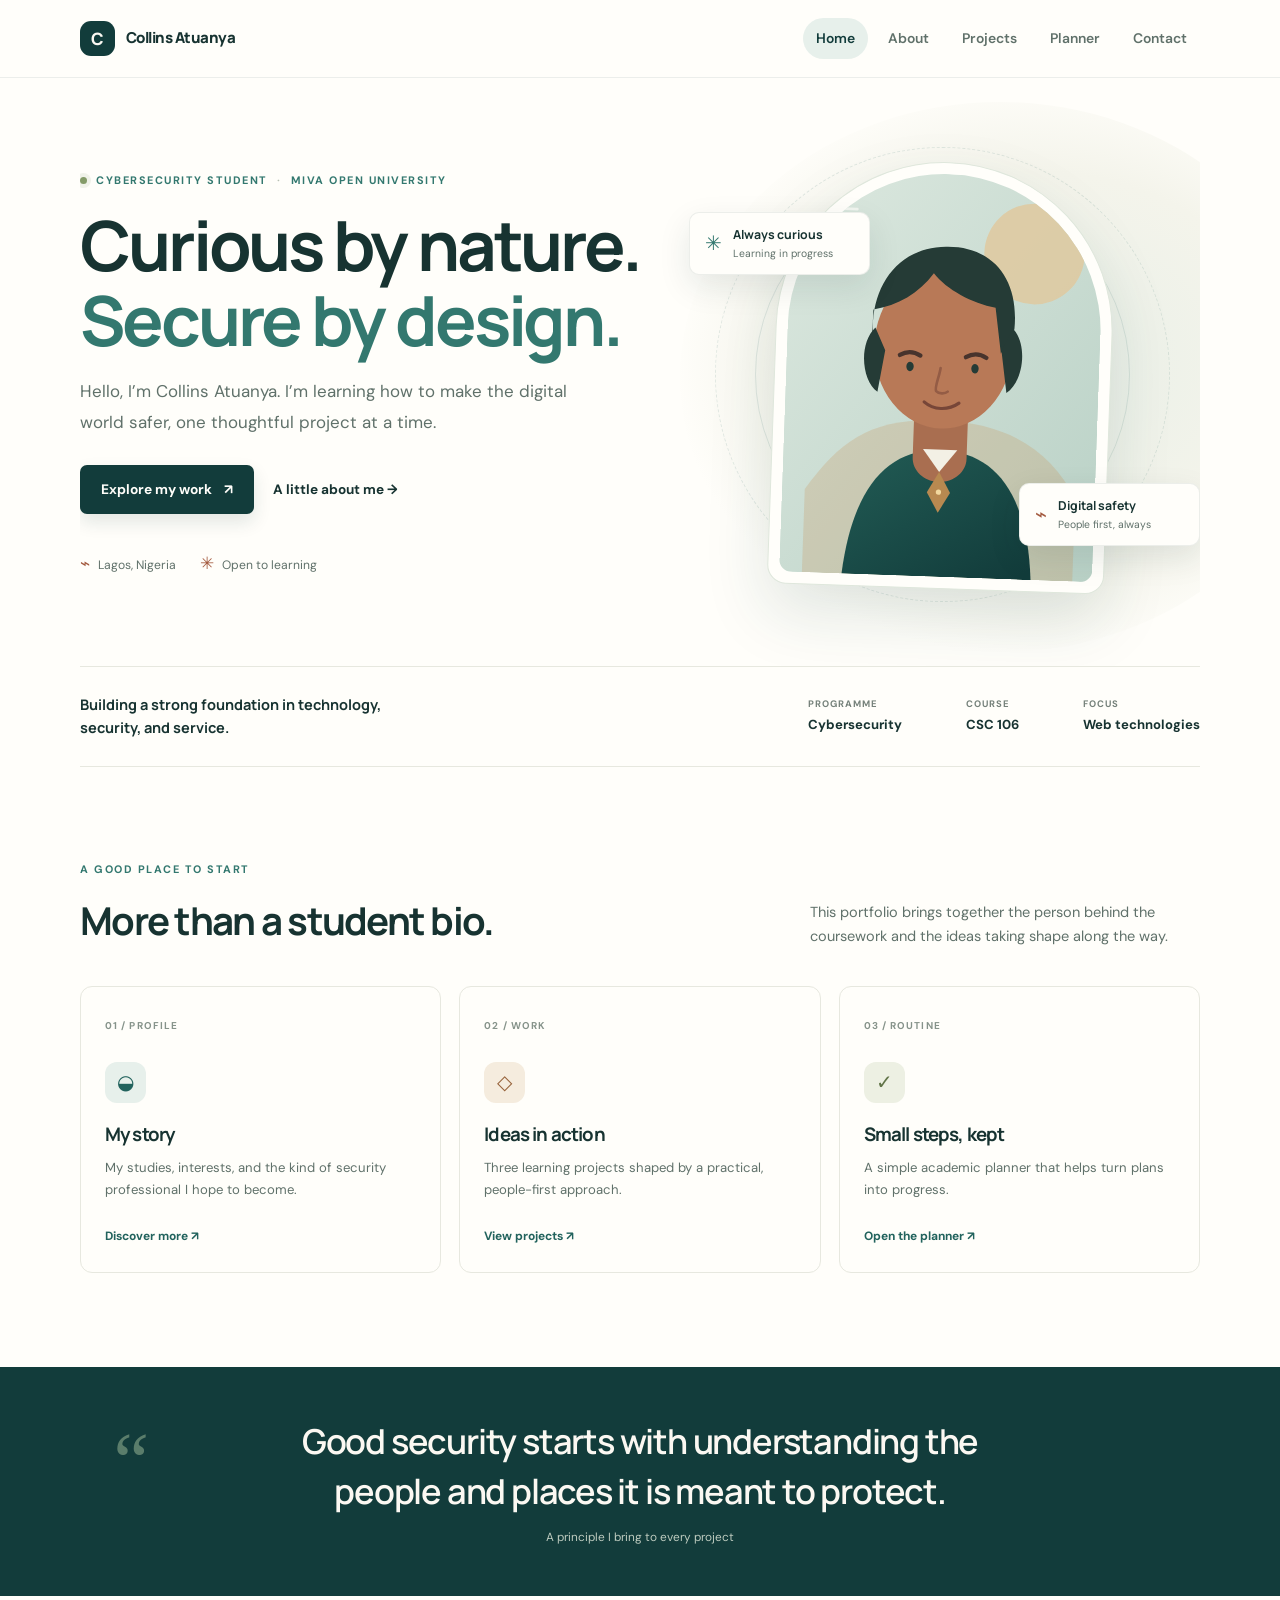
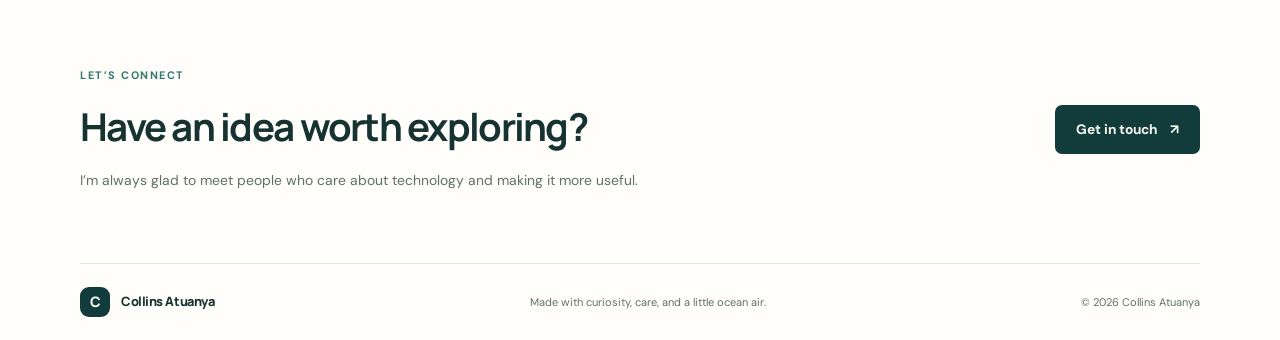
<file: index.html>
<!doctype html>
<html lang="en">
<head>
  <meta charset="utf-8">
  <meta name="viewport" content="width=device-width, initial-scale=1">
  <meta name="theme-color" content="#123c3b">
  <meta name="description" content="The academic portfolio of Collins Atuanya, a Cybersecurity student at MIVA Open University.">
  <title>Collins Atuanya | Student Portfolio</title>
  <link rel="preconnect" href="https://fonts.googleapis.com">
  <link rel="preconnect" href="https://fonts.gstatic.com" crossorigin>
  <link href="https://fonts.googleapis.com/css2?family=DM+Sans:wght@400;500;600;700&family=Manrope:wght@400;500;600;700;800&display=swap" rel="stylesheet">
  <link rel="stylesheet" href="css/style.css">
  <script src="js/main.js" defer></script>
</head>
<body>
  <a class="skip-link" href="#main">Skip to content</a>
  <header class="site-header">
    <a class="brand" href="index.html" aria-label="Collins Atuanya home"><span class="brand-mark">C</span><span>Collins Atuanya</span></a>
    <button class="menu-toggle" type="button" aria-expanded="false" aria-controls="primary-nav"><span></span><span></span><span></span><span class="sr-only">Toggle navigation</span></button>
    <nav class="primary-nav" id="primary-nav" aria-label="Main navigation">
      <a class="active" aria-current="page" href="index.html">Home</a><a href="about.html">About</a><a href="projects.html">Projects</a><a href="planner.html">Planner</a><a href="contact.html">Contact</a>
    </nav>
  </header>
  <main id="main">
    <section class="hero page-shell">
      <div class="hero-copy">
        <p class="eyebrow"><span class="status-dot"></span> CYBERSECURITY STUDENT <span class="eyebrow-divider">·</span> MIVA OPEN UNIVERSITY</p>
        <h1>Curious by nature.<br><span>Secure by design.</span></h1>
        <p class="hero-intro">Hello, I’m Collins Atuanya. I’m learning how to make the digital world safer, one thoughtful project at a time.</p>
        <div class="hero-actions"><a class="button button-primary" href="projects.html">Explore my work <span aria-hidden="true">↗</span></a><a class="text-link" href="about.html">A little about me <span aria-hidden="true">→</span></a></div>
        <div class="hero-meta"><span><span aria-hidden="true">⌁</span> Lagos, Nigeria</span><span><span aria-hidden="true">✳</span> Open to learning</span></div>
      </div>
      <div class="hero-art">
        <div class="portrait-frame"><img src="assets/portrait.svg" alt="Illustrated portrait placeholder for Collins Atuanya"></div>
        <div class="float-card float-card-top"><span class="float-icon">✳</span><span><strong>Always curious</strong><small>Learning in progress</small></span></div>
        <div class="float-card float-card-bottom"><span class="wave-icon">⌁</span><span><strong>Digital safety</strong><small>People first, always</small></span></div>
        <span class="orbit orbit-one"></span><span class="orbit orbit-two"></span>
      </div>
    </section>
    <section class="intro-strip page-shell" aria-label="Student information">
      <p>Building a strong foundation in technology, security, and service.</p>
      <div class="intro-facts"><span><small>PROGRAMME</small>Cybersecurity</span><span><small>COURSE</small>CSC 106</span><span><small>FOCUS</small>Web technologies</span></div>
    </section>
    <section class="section page-shell">
      <div class="section-heading"><div><p class="eyebrow">A GOOD PLACE TO START</p><h2>More than a student bio.</h2></div><p>This portfolio brings together the person behind the coursework and the ideas taking shape along the way.</p></div>
      <div class="feature-grid">
        <a class="feature-card" href="about.html"><span class="card-number">01 / PROFILE</span><span class="feature-icon">◒</span><h3>My story</h3><p>My studies, interests, and the kind of security professional I hope to become.</p><span class="card-arrow">Discover more ↗</span></a>
        <a class="feature-card" href="projects.html"><span class="card-number">02 / WORK</span><span class="feature-icon feature-icon-ochre">◇</span><h3>Ideas in action</h3><p>Three learning projects shaped by a practical, people-first approach.</p><span class="card-arrow">View projects ↗</span></a>
        <a class="feature-card" href="planner.html"><span class="card-number">03 / ROUTINE</span><span class="feature-icon feature-icon-sage">✓</span><h3>Small steps, kept</h3><p>A simple academic planner that helps turn plans into progress.</p><span class="card-arrow">Open the planner ↗</span></a>
      </div>
    </section>
    <section class="quote-band"><div class="page-shell quote-inner"><span class="quote-mark" aria-hidden="true">“</span><blockquote>Good security starts with understanding the people and places it is meant to protect.</blockquote><span class="quote-credit">A principle I bring to every project</span></div></section>
    <section class="section page-shell closing-section"><div><p class="eyebrow">LET’S CONNECT</p><h2>Have an idea worth exploring?</h2><p>I’m always glad to meet people who care about technology and making it more useful.</p></div><a class="button button-dark" href="contact.html">Get in touch <span aria-hidden="true">↗</span></a></section>
  </main>
  <footer class="site-footer page-shell"><a class="brand footer-brand" href="index.html"><span class="brand-mark">C</span><span>Collins Atuanya</span></a><p>Made with curiosity, care, and a little ocean air.</p><span>© <span data-year></span> Collins Atuanya</span></footer>
</body>
</html>
</file>
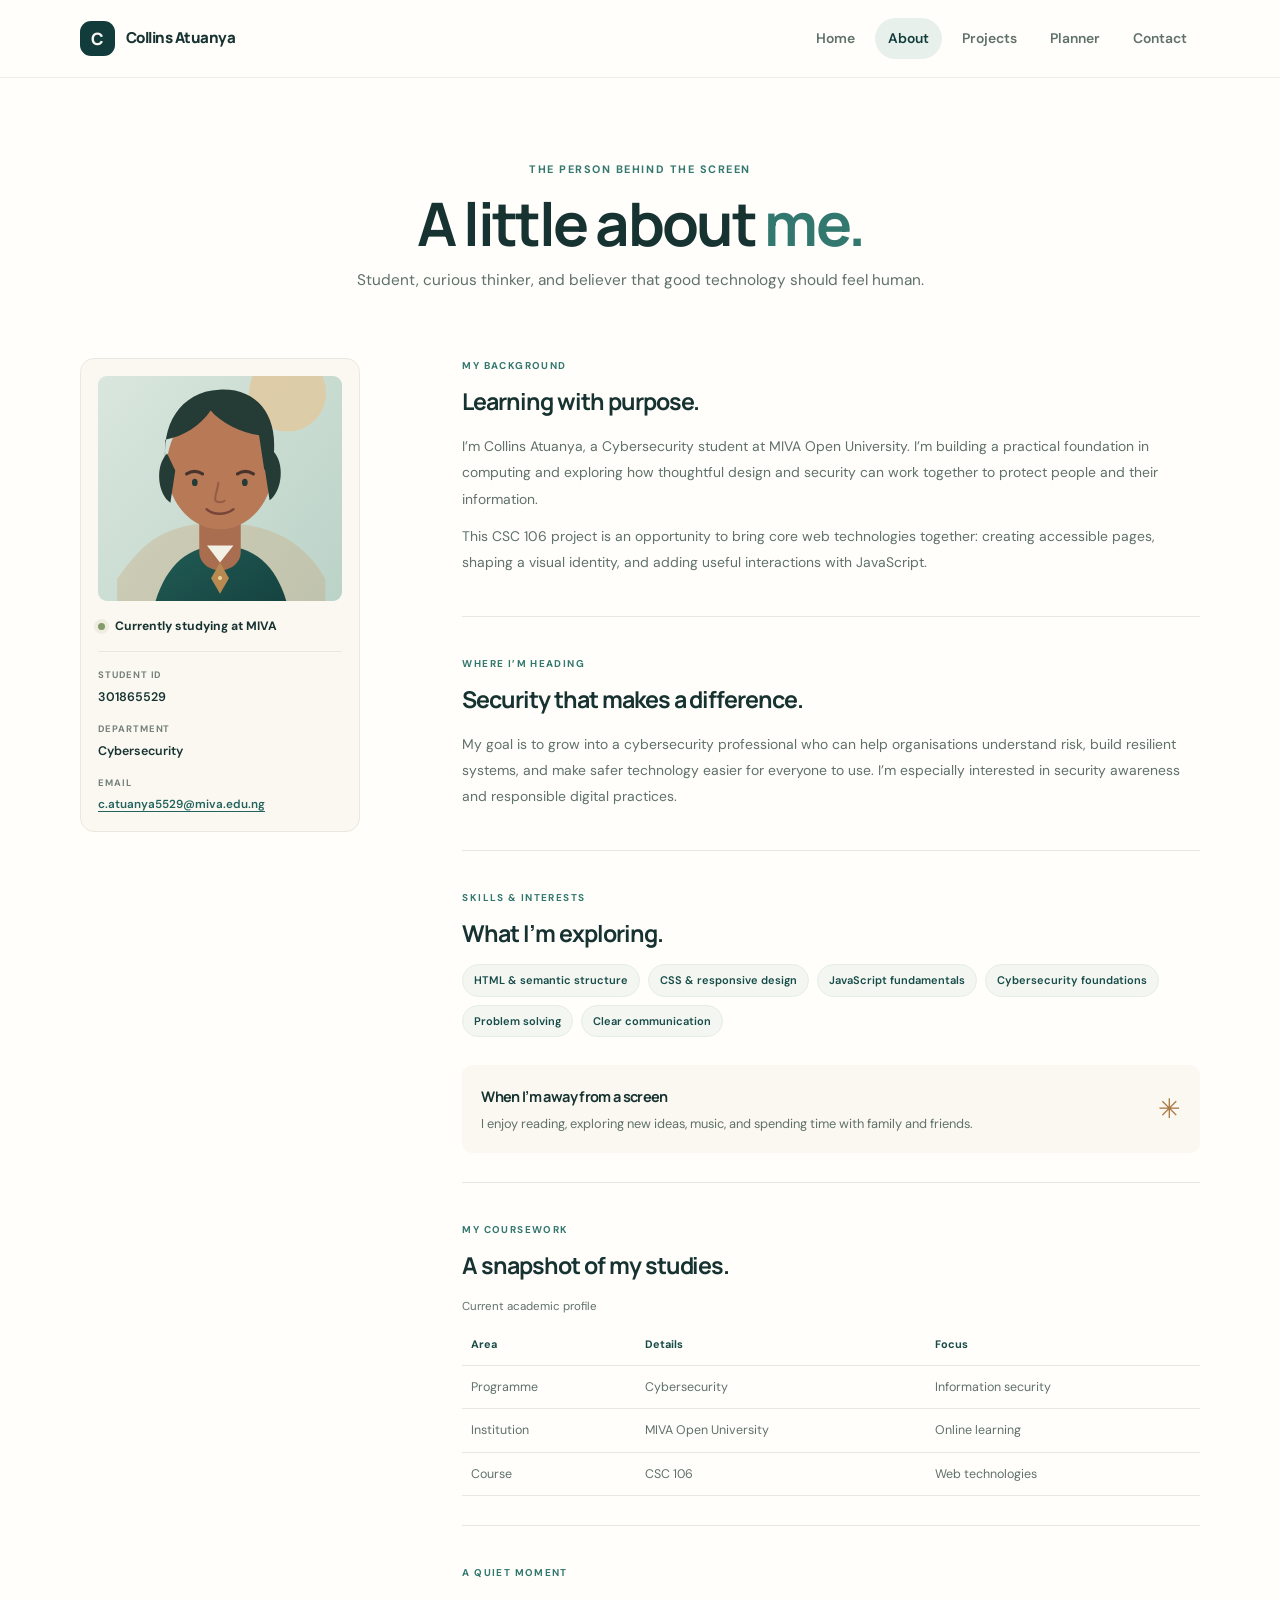
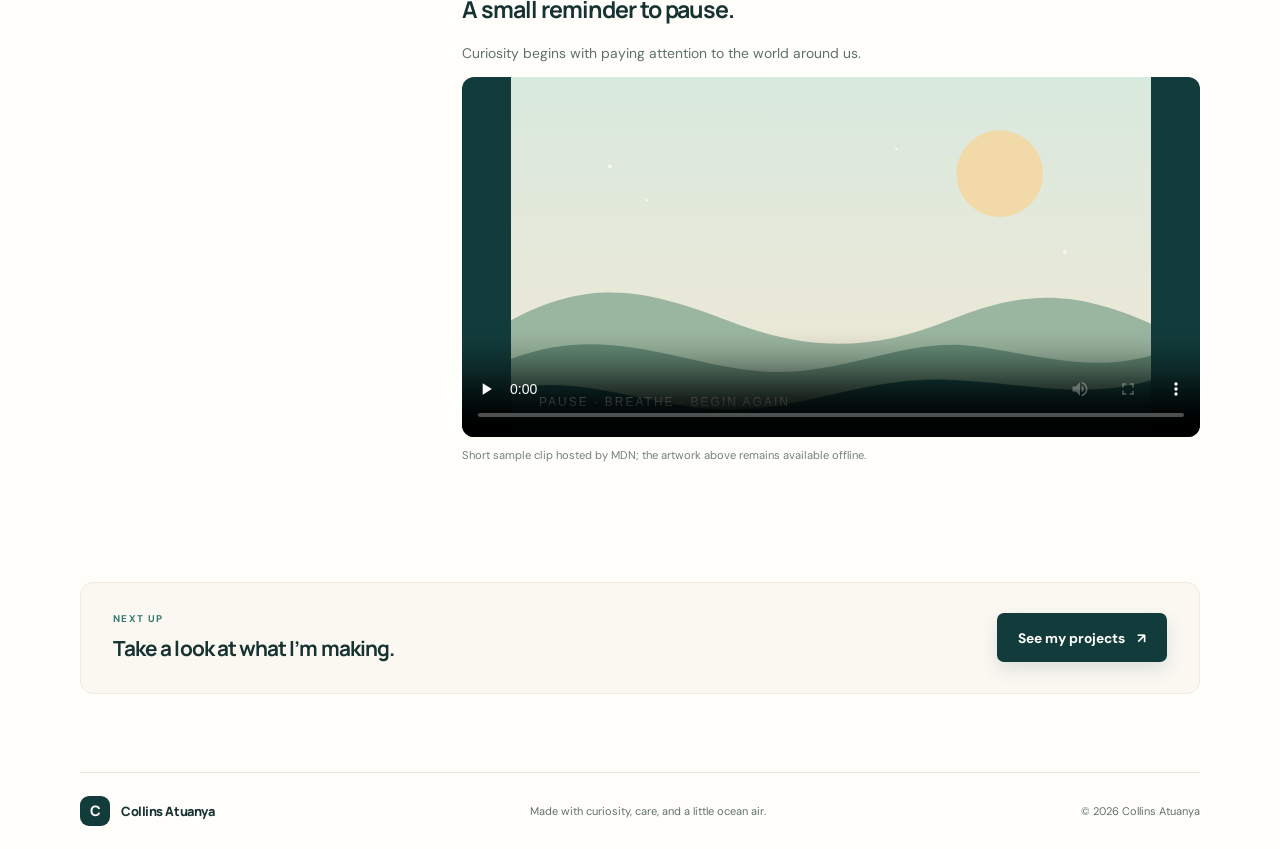
<file: about.html>
<!doctype html>
<html lang="en">
<head>
  <meta charset="utf-8">
  <meta name="viewport" content="width=device-width, initial-scale=1">
  <meta name="theme-color" content="#123c3b">
  <meta name="description" content="Learn about Collins Atuanya's studies, career aspirations, technical skills, and interests.">
  <title>About | Collins Atuanya</title>
  <link rel="preconnect" href="https://fonts.googleapis.com">
  <link rel="preconnect" href="https://fonts.gstatic.com" crossorigin>
  <link href="https://fonts.googleapis.com/css2?family=DM+Sans:wght@400;500;600;700&family=Manrope:wght@400;500;600;700;800&display=swap" rel="stylesheet">
  <link rel="stylesheet" href="css/style.css">
  <script src="js/main.js" defer></script>
</head>
<body>
  <a class="skip-link" href="#main">Skip to content</a>
  <header class="site-header">
    <a class="brand" href="index.html" aria-label="Collins Atuanya home"><span class="brand-mark">C</span><span>Collins Atuanya</span></a>
    <button class="menu-toggle" type="button" aria-expanded="false" aria-controls="primary-nav"><span></span><span></span><span></span><span class="sr-only">Toggle navigation</span></button>
    <nav class="primary-nav" id="primary-nav" aria-label="Main navigation"><a href="index.html">Home</a><a class="active" aria-current="page" href="about.html">About</a><a href="projects.html">Projects</a><a href="planner.html">Planner</a><a href="contact.html">Contact</a></nav>
  </header>
  <main id="main" class="page-shell">
    <section class="page-heading"><p class="eyebrow">THE PERSON BEHIND THE SCREEN</p><h1>A little about <span>me.</span></h1><p>Student, curious thinker, and believer that good technology should feel human.</p></section>
    <section class="about-layout">
      <aside class="about-sidebar"><div class="about-portrait"><img src="assets/portrait.svg" alt="Illustrated portrait placeholder for Collins Atuanya"></div><div class="profile-note"><span class="status-dot"></span> Currently studying at MIVA</div><div class="profile-details"><span><small>STUDENT ID</small>301865529</span><span><small>DEPARTMENT</small>Cybersecurity</span><span><small>EMAIL</small><a href="mailto:c.atuanya5529@miva.edu.ng">c.atuanya5529@miva.edu.ng</a></span></div></aside>
      <div class="about-content">
        <section class="content-block"><p class="eyebrow">MY BACKGROUND</p><h2>Learning with purpose.</h2><p>I’m Collins Atuanya, a Cybersecurity student at MIVA Open University. I’m building a practical foundation in computing and exploring how thoughtful design and security can work together to protect people and their information.</p><p>This CSC 106 project is an opportunity to bring core web technologies together: creating accessible pages, shaping a visual identity, and adding useful interactions with JavaScript.</p></section>
        <section class="content-block"><p class="eyebrow">WHERE I’M HEADING</p><h2>Security that makes a difference.</h2><p>My goal is to grow into a cybersecurity professional who can help organisations understand risk, build resilient systems, and make safer technology easier for everyone to use. I’m especially interested in security awareness and responsible digital practices.</p></section>
        <section class="content-block"><p class="eyebrow">SKILLS & INTERESTS</p><h2>What I’m exploring.</h2><div class="skill-chips"><span>HTML & semantic structure</span><span>CSS & responsive design</span><span>JavaScript fundamentals</span><span>Cybersecurity foundations</span><span>Problem solving</span><span>Clear communication</span></div><div class="interest-row"><div><h3>When I’m away from a screen</h3><p>I enjoy reading, exploring new ideas, music, and spending time with family and friends.</p></div><span class="interest-spark" aria-hidden="true">✳</span></div></section>
        <section class="content-block"><p class="eyebrow">MY COURSEWORK</p><h2>A snapshot of my studies.</h2><div class="table-wrap"><table><caption>Current academic profile</caption><thead><tr><th scope="col">Area</th><th scope="col">Details</th><th scope="col">Focus</th></tr></thead><tbody><tr><td>Programme</td><td>Cybersecurity</td><td>Information security</td></tr><tr><td>Institution</td><td>MIVA Open University</td><td>Online learning</td></tr><tr><td>Course</td><td>CSC 106</td><td>Web technologies</td></tr></tbody></table></div></section>
        <section class="content-block media-block"><p class="eyebrow">A QUIET MOMENT</p><h2>A small reminder to pause.</h2><p>Curiosity begins with paying attention to the world around us.</p><video controls preload="none" poster="assets/nature-poster.svg" aria-label="A short nature video for a mindful study break"><source src="https://interactive-examples.mdn.mozilla.net/media/cc0-videos/flower.mp4" type="video/mp4">Your browser does not support HTML video. You can still enjoy the illustrated nature scene.</video><p class="media-caption">Short sample clip hosted by MDN; the artwork above remains available offline.</p></section>
      </div>
    </section>
    <section class="closing-banner"><div><p class="eyebrow">NEXT UP</p><h2>Take a look at what I’m making.</h2></div><a class="button button-primary" href="projects.html">See my projects <span aria-hidden="true">↗</span></a></section>
  </main>
  <footer class="site-footer page-shell"><a class="brand footer-brand" href="index.html"><span class="brand-mark">C</span><span>Collins Atuanya</span></a><p>Made with curiosity, care, and a little ocean air.</p><span>© <span data-year></span> Collins Atuanya</span></footer>
</body>
</html>
</file>
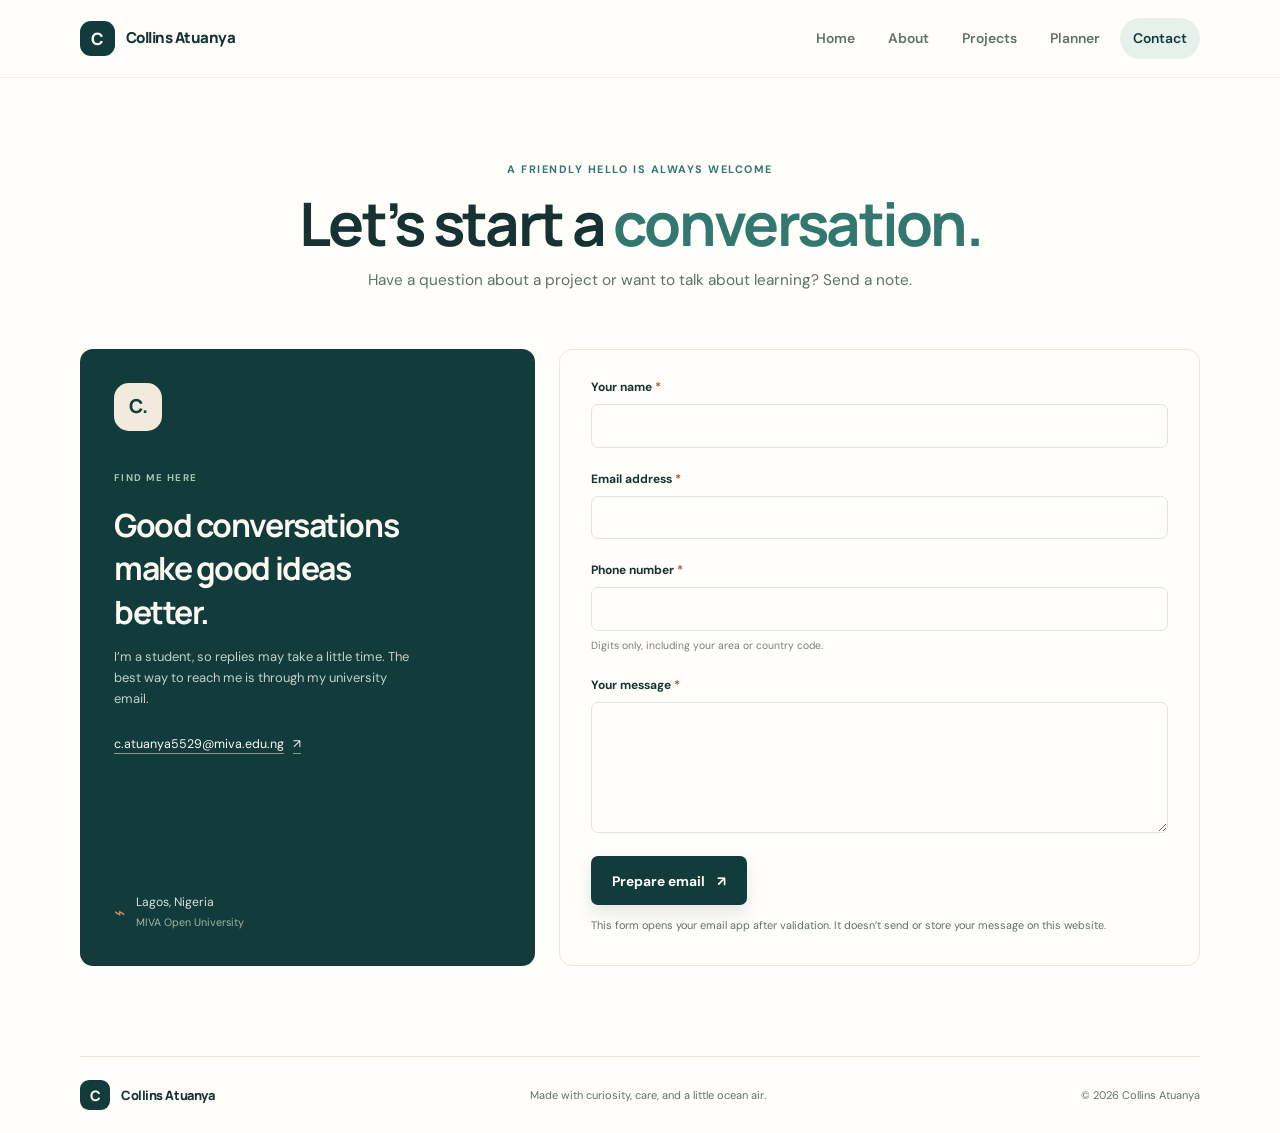
<file: contact.html>
<!doctype html>
<html lang="en">
<head>
  <meta charset="utf-8">
  <meta name="viewport" content="width=device-width, initial-scale=1">
  <meta name="theme-color" content="#123c3b">
  <meta name="description" content="Contact Collins Atuanya about student projects, learning, and collaboration.">
  <title>Contact | Collins Atuanya</title>
  <link rel="preconnect" href="https://fonts.googleapis.com">
  <link rel="preconnect" href="https://fonts.gstatic.com" crossorigin>
  <link href="https://fonts.googleapis.com/css2?family=DM+Sans:wght@400;500;600;700&family=Manrope:wght@400;500;600;700;800&display=swap" rel="stylesheet">
  <link rel="stylesheet" href="css/style.css">
  <script src="js/main.js" defer></script>
</head>
<body>
  <a class="skip-link" href="#main">Skip to content</a>
  <header class="site-header">
    <a class="brand" href="index.html" aria-label="Collins Atuanya home"><span class="brand-mark">C</span><span>Collins Atuanya</span></a>
    <button class="menu-toggle" type="button" aria-expanded="false" aria-controls="primary-nav"><span></span><span></span><span></span><span class="sr-only">Toggle navigation</span></button>
    <nav class="primary-nav" id="primary-nav" aria-label="Main navigation"><a href="index.html">Home</a><a href="about.html">About</a><a href="projects.html">Projects</a><a href="planner.html">Planner</a><a class="active" aria-current="page" href="contact.html">Contact</a></nav>
  </header>
  <main id="main" class="page-shell">
    <section class="page-heading"><p class="eyebrow">A FRIENDLY HELLO IS ALWAYS WELCOME</p><h1>Let’s start a <span>conversation.</span></h1><p>Have a question about a project or want to talk about learning? Send a note.</p></section>
    <section class="contact-layout">
      <aside class="contact-card"><span class="contact-stamp" aria-hidden="true">C.</span><p class="eyebrow">FIND ME HERE</p><h2>Good conversations make good ideas better.</h2><p>I’m a student, so replies may take a little time. The best way to reach me is through my university email.</p><a class="contact-email" href="mailto:c.atuanya5529@miva.edu.ng">c.atuanya5529@miva.edu.ng <span aria-hidden="true">↗</span></a><div class="contact-location"><span aria-hidden="true">⌁</span><span>Lagos, Nigeria<br><small>MIVA Open University</small></span></div></aside>
      <div class="contact-form-panel">
        <form id="contact-form" novalidate>
          <div class="form-field"><label for="contact-name">Your name <span aria-hidden="true">*</span></label><input id="contact-name" name="name" type="text" autocomplete="name" required aria-describedby="name-error"><small class="field-error" id="name-error"></small></div>
          <div class="form-field"><label for="contact-email">Email address <span aria-hidden="true">*</span></label><input id="contact-email" name="email" type="email" autocomplete="email" required aria-describedby="email-error"><small class="field-error" id="email-error"></small></div>
          <div class="form-field"><label for="contact-phone">Phone number <span aria-hidden="true">*</span></label><input id="contact-phone" name="phone" type="tel" inputmode="numeric" autocomplete="tel-national" pattern="[0-9]+" required aria-describedby="phone-error"><small class="field-hint">Digits only, including your area or country code.</small><small class="field-error" id="phone-error"></small></div>
          <div class="form-field"><label for="contact-message">Your message <span aria-hidden="true">*</span></label><textarea id="contact-message" name="message" rows="5" required aria-describedby="message-error"></textarea><small class="field-error" id="message-error"></small></div>
          <button class="button button-primary form-submit" type="submit">Prepare email <span aria-hidden="true">↗</span></button>
          <p class="form-feedback" id="contact-feedback" aria-live="polite">This form opens your email app after validation. It doesn’t send or store your message on this website.</p>
        </form>
      </div>
    </section>
  </main>
  <footer class="site-footer page-shell"><a class="brand footer-brand" href="index.html"><span class="brand-mark">C</span><span>Collins Atuanya</span></a><p>Made with curiosity, care, and a little ocean air.</p><span>© <span data-year></span> Collins Atuanya</span></footer>
</body>
</html>
</file>
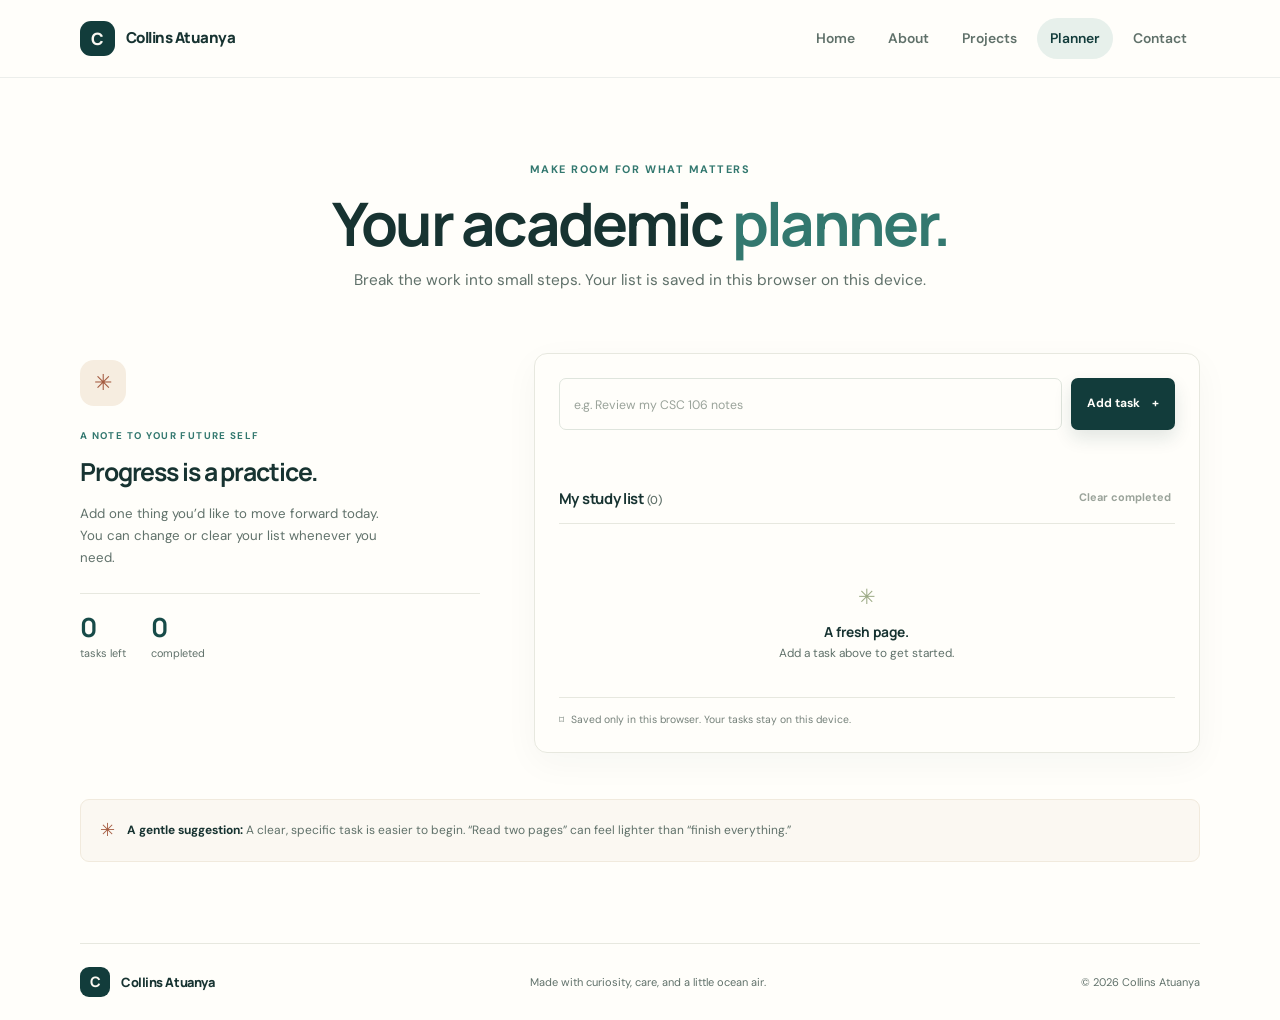
<file: planner.html>
<!doctype html>
<html lang="en">
<head>
  <meta charset="utf-8">
  <meta name="viewport" content="width=device-width, initial-scale=1">
  <meta name="theme-color" content="#123c3b">
  <meta name="description" content="An interactive academic planner for capturing and tracking study tasks.">
  <title>Academic Planner | Collins Atuanya</title>
  <link rel="preconnect" href="https://fonts.googleapis.com">
  <link rel="preconnect" href="https://fonts.gstatic.com" crossorigin>
  <link href="https://fonts.googleapis.com/css2?family=DM+Sans:wght@400;500;600;700&family=Manrope:wght@400;500;600;700;800&display=swap" rel="stylesheet">
  <link rel="stylesheet" href="css/style.css">
  <script src="js/main.js" defer></script>
</head>
<body>
  <a class="skip-link" href="#main">Skip to content</a>
  <header class="site-header">
    <a class="brand" href="index.html" aria-label="Collins Atuanya home"><span class="brand-mark">C</span><span>Collins Atuanya</span></a>
    <button class="menu-toggle" type="button" aria-expanded="false" aria-controls="primary-nav"><span></span><span></span><span></span><span class="sr-only">Toggle navigation</span></button>
    <nav class="primary-nav" id="primary-nav" aria-label="Main navigation"><a href="index.html">Home</a><a href="about.html">About</a><a href="projects.html">Projects</a><a class="active" aria-current="page" href="planner.html">Planner</a><a href="contact.html">Contact</a></nav>
  </header>
  <main id="main" class="page-shell">
    <section class="page-heading"><p class="eyebrow">MAKE ROOM FOR WHAT MATTERS</p><h1>Your academic <span>planner.</span></h1><p>Break the work into small steps. Your list is saved in this browser on this device.</p></section>
    <section class="planner-layout">
      <div class="planner-intro"><span class="planner-sun" aria-hidden="true">✳</span><p class="eyebrow">A NOTE TO YOUR FUTURE SELF</p><h2>Progress is a practice.</h2><p>Add one thing you’d like to move forward today. You can change or clear your list whenever you need.</p><div class="planner-stats"><div><strong id="task-count">0</strong><span>tasks left</span></div><div><strong id="completed-count">0</strong><span>completed</span></div></div></div>
      <div class="planner-card">
        <form id="task-form" class="task-form"><label class="sr-only" for="task-input">New academic task</label><input id="task-input" name="task" type="text" maxlength="160" placeholder="e.g. Review my CSC 106 notes" required><button class="button button-primary" type="submit">Add task <span aria-hidden="true">+</span></button></form>
        <p id="planner-feedback" class="form-feedback" aria-live="polite"></p>
        <div class="task-toolbar"><h2>My study list <span id="list-count">(0)</span></h2><button class="button-quiet" id="clear-completed" type="button" disabled>Clear completed</button></div>
        <ul class="task-list" id="task-list" aria-label="Academic tasks"></ul>
        <p class="empty-state" id="empty-state"><span aria-hidden="true">✳</span><strong>A fresh page.</strong><span>Add a task above to get started.</span></p>
        <p class="storage-note"><span aria-hidden="true">⌑</span> Saved only in this browser. Your tasks stay on this device.</p>
      </div>
    </section>
    <section class="planner-tip"><span aria-hidden="true">✳</span><p><strong>A gentle suggestion:</strong> A clear, specific task is easier to begin. “Read two pages” can feel lighter than “finish everything.”</p></section>
  </main>
  <footer class="site-footer page-shell"><a class="brand footer-brand" href="index.html"><span class="brand-mark">C</span><span>Collins Atuanya</span></a><p>Made with curiosity, care, and a little ocean air.</p><span>© <span data-year></span> Collins Atuanya</span></footer>
</body>
</html>
</file>
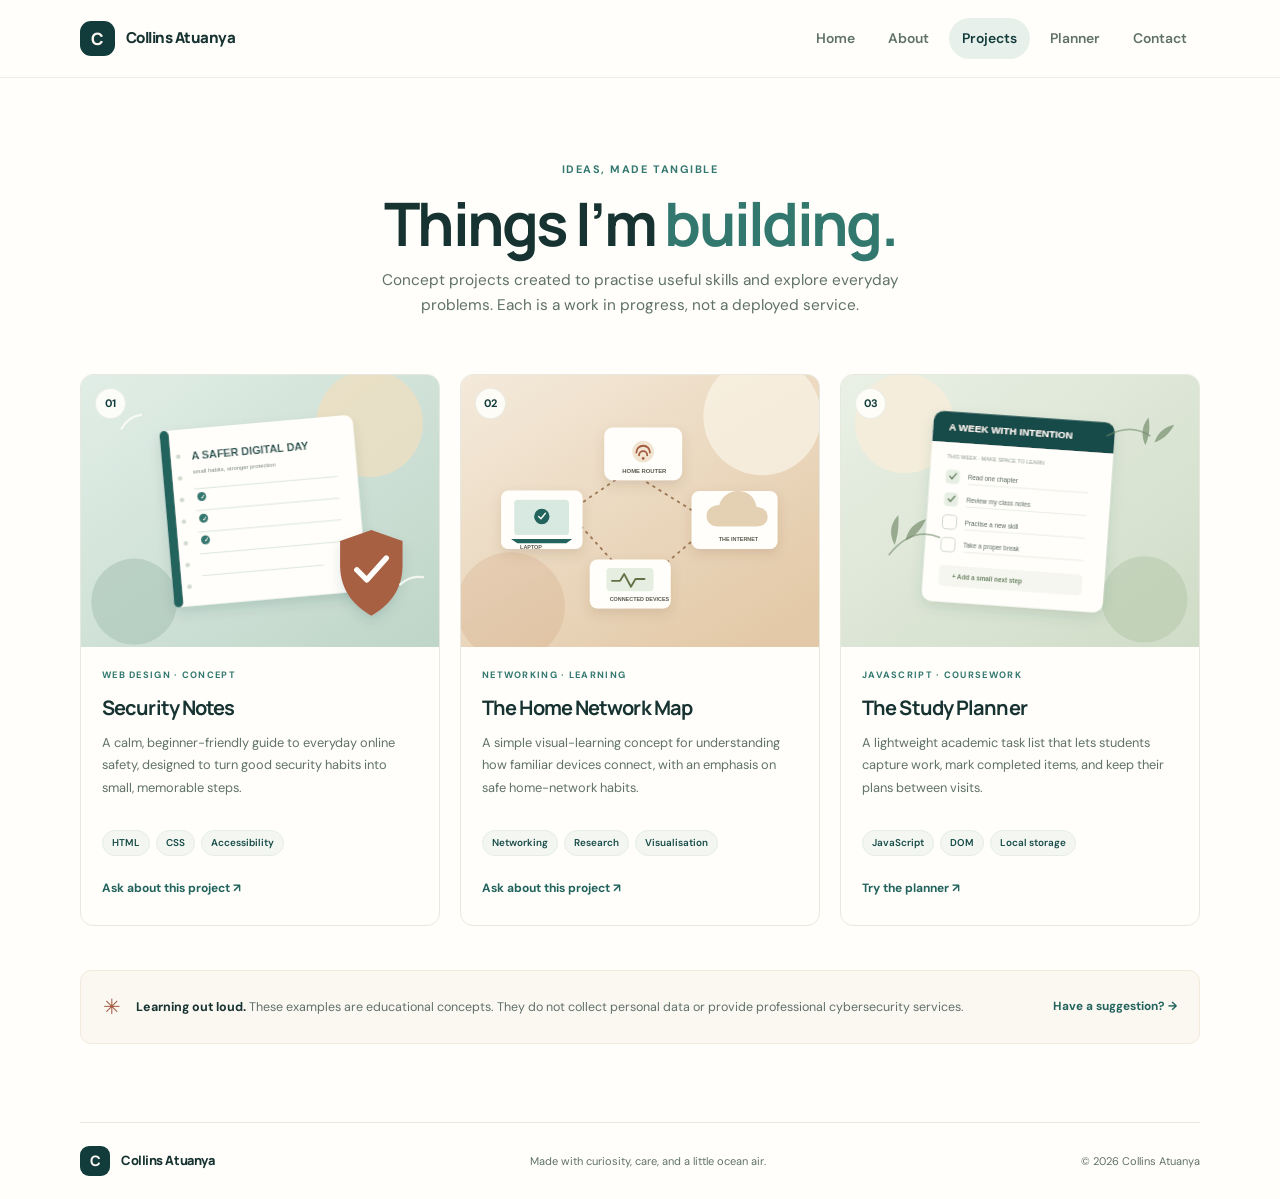
<file: projects.html>
<!doctype html>
<html lang="en">
<head>
  <meta charset="utf-8">
  <meta name="viewport" content="width=device-width, initial-scale=1">
  <meta name="theme-color" content="#123c3b">
  <meta name="description" content="Explore three concept projects by Collins Atuanya, a Cybersecurity student.">
  <title>Projects | Collins Atuanya</title>
  <link rel="preconnect" href="https://fonts.googleapis.com">
  <link rel="preconnect" href="https://fonts.gstatic.com" crossorigin>
  <link href="https://fonts.googleapis.com/css2?family=DM+Sans:wght@400;500;600;700&family=Manrope:wght@400;500;600;700;800&display=swap" rel="stylesheet">
  <link rel="stylesheet" href="css/style.css">
  <script src="js/main.js" defer></script>
</head>
<body>
  <a class="skip-link" href="#main">Skip to content</a>
  <header class="site-header">
    <a class="brand" href="index.html" aria-label="Collins Atuanya home"><span class="brand-mark">C</span><span>Collins Atuanya</span></a>
    <button class="menu-toggle" type="button" aria-expanded="false" aria-controls="primary-nav"><span></span><span></span><span></span><span class="sr-only">Toggle navigation</span></button>
    <nav class="primary-nav" id="primary-nav" aria-label="Main navigation"><a href="index.html">Home</a><a href="about.html">About</a><a class="active" aria-current="page" href="projects.html">Projects</a><a href="planner.html">Planner</a><a href="contact.html">Contact</a></nav>
  </header>
  <main id="main" class="page-shell">
    <section class="page-heading"><p class="eyebrow">IDEAS, MADE TANGIBLE</p><h1>Things I’m <span>building.</span></h1><p>Concept projects created to practise useful skills and explore everyday problems. Each is a work in progress, not a deployed service.</p></section>
    <section class="project-grid" aria-label="Sample projects">
      <article class="project-card"><a class="project-art" href="#security-notes" aria-label="View Security Notes project details"><img src="assets/security-notes.svg" alt="Illustration of a notebook, shield, and security checklist"><span class="project-index">01</span></a><div class="project-body"><p class="eyebrow">WEB DESIGN · CONCEPT</p><h2 id="security-notes">Security Notes</h2><p>A calm, beginner-friendly guide to everyday online safety, designed to turn good security habits into small, memorable steps.</p><ul class="tag-list" aria-label="Skills used"><li>HTML</li><li>CSS</li><li>Accessibility</li></ul><a class="card-arrow" href="contact.html?subject=Security%20Notes">Ask about this project ↗</a></div></article>
      <article class="project-card"><a class="project-art project-art-clay" href="#network-map" aria-label="View Network Map project details"><img src="assets/network-lab.svg" alt="Illustration of a small network map connecting a laptop, router, and cloud"><span class="project-index">02</span></a><div class="project-body"><p class="eyebrow">NETWORKING · LEARNING</p><h2 id="network-map">The Home Network Map</h2><p>A simple visual-learning concept for understanding how familiar devices connect, with an emphasis on safe home-network habits.</p><ul class="tag-list" aria-label="Skills used"><li>Networking</li><li>Research</li><li>Visualisation</li></ul><a class="card-arrow" href="contact.html?subject=Home%20Network%20Map">Ask about this project ↗</a></div></article>
      <article class="project-card"><a class="project-art project-art-sage" href="#study-planner" aria-label="View Study Planner project details"><img src="assets/study-planner.svg" alt="Illustration of a weekly study planner with a leaf and checklist"><span class="project-index">03</span></a><div class="project-body"><p class="eyebrow">JAVASCRIPT · COURSEWORK</p><h2 id="study-planner">The Study Planner</h2><p>A lightweight academic task list that lets students capture work, mark completed items, and keep their plans between visits.</p><ul class="tag-list" aria-label="Skills used"><li>JavaScript</li><li>DOM</li><li>Local storage</li></ul><a class="card-arrow" href="planner.html">Try the planner ↗</a></div></article>
    </section>
    <section class="project-note"><span class="note-icon" aria-hidden="true">✳</span><p><strong>Learning out loud.</strong> These examples are educational concepts. They do not collect personal data or provide professional cybersecurity services.</p><a href="contact.html">Have a suggestion? <span aria-hidden="true">→</span></a></section>
  </main>
  <footer class="site-footer page-shell"><a class="brand footer-brand" href="index.html"><span class="brand-mark">C</span><span>Collins Atuanya</span></a><p>Made with curiosity, care, and a little ocean air.</p><span>© <span data-year></span> Collins Atuanya</span></footer>
</body>
</html>
</file>
<file: css/style.css>
:root {
  color-scheme: light;
  --ocean-950: #123c3b;
  --ocean-900: #174b48;
  --ocean-800: #22635d;
  --ocean-700: #33786f;
  --ocean-100: #e7f0eb;
  --ocean-50: #f3f6f1;
  --sand-50: #fbf8f2;
  --sand-100: #f1eadd;
  --sand-200: #e6dac7;
  --clay-600: #a45b40;
  --ink: #173331;
  --muted: #60716a;
  --line: #e7e8df;
  --white: #fffefa;
  --heading: "Manrope", "DM Sans", sans-serif;
  --body: "DM Sans", sans-serif;
  font-family: var(--body);
  color: var(--ink);
  background: var(--white);
  font-synthesis: none;
  text-rendering: optimizeLegibility;
  -webkit-font-smoothing: antialiased;
  scroll-behavior: smooth;
}

* { box-sizing: border-box; }
body { margin: 0; min-width: 320px; background: var(--white); line-height: 1.65; }
a { color: inherit; }
img, video { display: block; max-width: 100%; }
button, input, textarea { font: inherit; }
button, a { -webkit-tap-highlight-color: transparent; }
::selection { color: var(--white); background: var(--ocean-700); }
.page-shell { width: min(1120px, calc(100% - 64px)); margin-inline: auto; }
.sr-only { position: absolute; width: 1px; height: 1px; padding: 0; margin: -1px; overflow: hidden; clip: rect(0, 0, 0, 0); white-space: nowrap; border: 0; }
.skip-link { position: fixed; z-index: 20; top: 12px; left: 12px; padding: 10px 16px; transform: translateY(-160%); color: white; background: var(--ocean-950); border-radius: 8px; }
.skip-link:focus { transform: translateY(0); }
.site-header { position: sticky; z-index: 10; top: 0; display: flex; align-items: center; justify-content: space-between; min-height: 78px; padding-inline: max(32px, calc((100% - 1120px) / 2)); border-bottom: 1px solid rgb(23 51 49 / 8%); background: rgb(255 254 250 / 94%); backdrop-filter: blur(16px); }
.brand { display: inline-flex; gap: 11px; align-items: center; text-decoration: none; font-family: var(--heading); font-size: .94rem; font-weight: 800; letter-spacing: -.035em; }
.brand-mark { display: grid; width: 35px; height: 35px; place-items: center; color: var(--sand-50); background: var(--ocean-950); border-radius: 11px; font-size: 1.06rem; }
.primary-nav { display: flex; gap: 7px; align-items: center; }
.primary-nav a { padding: 9px 13px; color: var(--muted); text-decoration: none; font-size: .87rem; font-weight: 600; transition: color .2s, background .2s; border-radius: 24px; }
.primary-nav a:hover, .primary-nav a.active { color: var(--ocean-950); background: var(--ocean-100); }
.menu-toggle { display: none; }
.hero { position: relative; display: grid; grid-template-columns: 1.08fr .92fr; align-items: center; min-height: 588px; padding-block: 74px 68px; overflow: hidden; }
.hero::before { position: absolute; top: 24px; right: -120px; width: 640px; height: 550px; border-radius: 50%; background: radial-gradient(ellipse at 56% 48%, #e8efe7 0%, #f4f4eb 48%, transparent 72%); content: ""; }
.hero-copy { position: relative; z-index: 2; padding-block: 20px; }
.eyebrow { margin: 0 0 18px; color: var(--ocean-700); font-size: .68rem; font-weight: 700; letter-spacing: .14em; }
.hero-copy > .eyebrow { display: flex; gap: 9px; align-items: center; }
.status-dot { display: inline-block; flex: 0 0 7px; width: 7px; height: 7px; background: #849b68; border-radius: 50%; box-shadow: 0 0 0 4px rgb(132 155 104 / 12%); }
.eyebrow-divider { color: #b7c0b3; }
h1, h2, h3, p { margin-top: 0; }
h1, h2, h3 { font-family: var(--heading); letter-spacing: -.045em; }
h1 { margin-bottom: 19px; font-size: clamp(2.8rem, 5.4vw, 4.75rem); line-height: 1.08; font-weight: 700; }
h1 span, .page-heading h1 span { color: var(--ocean-700); }
.hero-intro { max-width: 500px; margin-bottom: 28px; color: var(--muted); font-size: 1.06rem; line-height: 1.8; }
.hero-actions { display: flex; flex-wrap: wrap; gap: 19px; align-items: center; }
.button { display: inline-flex; justify-content: center; align-items: center; gap: 12px; min-height: 49px; padding: 0 21px; border: 0; border-radius: 7px; text-decoration: none; font-size: .86rem; font-weight: 700; cursor: pointer; transition: transform .2s, background .2s, box-shadow .2s; }
.button:hover { transform: translateY(-2px); }
.button:focus-visible, .text-link:focus-visible, .card-arrow:focus-visible, .primary-nav a:focus-visible, .menu-toggle:focus-visible { outline: 3px solid #c29652; outline-offset: 3px; }
.button-primary { color: var(--white); background: var(--ocean-950); box-shadow: 0 8px 18px rgb(18 60 59 / 12%); }
.button-primary:hover { background: var(--ocean-800); }
.button-dark { color: var(--sand-50); background: var(--ocean-950); }
.text-link { color: var(--ink); text-decoration: none; font-size: .85rem; font-weight: 700; }
.text-link span, .card-arrow, .closing-banner .button span { transition: transform .2s; }
.text-link:hover span, .card-arrow:hover { color: var(--ocean-700); }
.hero-meta { display: flex; flex-wrap: wrap; gap: 24px; margin-top: 36px; color: var(--muted); font-size: .76rem; }
.hero-meta span span { padding-right: 5px; color: var(--clay-600); font-size: 1.05rem; }
.hero-art { position: relative; z-index: 1; display: grid; min-height: 390px; place-items: center; }
.portrait-frame { position: relative; z-index: 1; width: min(73%, 337px); aspect-ratio: .79; padding: 11px; overflow: hidden; background: var(--white); border: 1px solid #dfe7dc; border-radius: 180px 180px 20px 20px; box-shadow: 0 28px 65px rgb(23 68 60 / 13%); transform: rotate(2deg); }
.portrait-frame img { width: 100%; height: 100%; object-fit: cover; border-radius: 170px 170px 13px 13px; }
.float-card { position: absolute; z-index: 2; display: flex; gap: 11px; align-items: center; min-width: 181px; padding: 12px 15px; background: var(--white); border: 1px solid rgb(23 51 49 / 8%); border-radius: 10px; box-shadow: 0 12px 32px rgb(23 51 49 / 10%); }
.float-card-top { top: 50px; left: 4px; }
.float-card-bottom { right: 0; bottom: 42px; }
.float-card strong, .float-card small { display: block; }
.float-card strong { font-family: var(--heading); font-size: .77rem; }
.float-card small { color: var(--muted); font-size: .65rem; }
.float-icon, .wave-icon { color: var(--ocean-700); font-size: 1.25rem; }
.wave-icon { color: var(--clay-600); }
.orbit { position: absolute; border: 1px solid rgb(34 99 93 / 12%); border-radius: 50%; }
.orbit-one { width: 375px; aspect-ratio: 1; }
.orbit-two { width: 455px; aspect-ratio: 1; border-style: dashed; }
.intro-strip { display: flex; justify-content: space-between; gap: 24px; align-items: center; padding-block: 26px; border-block: 1px solid var(--line); }
.intro-strip > p { max-width: 315px; margin: 0; font-family: var(--heading); font-size: .91rem; font-weight: 700; line-height: 1.6; }
.intro-facts { display: flex; flex-wrap: wrap; gap: clamp(24px, 5vw, 64px); }
.intro-facts span { display: grid; gap: 1px; font-size: .82rem; font-weight: 700; }
.intro-facts small, .profile-details small { color: #75817a; font-size: .59rem; font-weight: 700; letter-spacing: .1em; }
.section { padding-block: 94px; }
.section-heading { display: flex; justify-content: space-between; gap: 30px; align-items: end; margin-bottom: 34px; }
.section-heading .eyebrow, .closing-section .eyebrow { margin-bottom: 10px; }
.section-heading h2, .closing-section h2 { margin-bottom: 0; font-size: clamp(1.7rem, 3vw, 2.45rem); }
.section-heading > p { max-width: 390px; margin: 0 0 3px; color: var(--muted); font-size: .91rem; }
.feature-grid { display: grid; grid-template-columns: repeat(3, 1fr); gap: 18px; }
.feature-card { position: relative; min-height: 250px; padding: 24px; border: 1px solid var(--line); border-radius: 12px; background: var(--white); text-decoration: none; transition: transform .25s, box-shadow .25s, border-color .25s; }
.feature-card:hover { transform: translateY(-5px); border-color: #c6d6cc; box-shadow: 0 16px 35px rgb(18 60 59 / 7%); }
.card-number { color: #86938a; font-size: .62rem; font-weight: 700; letter-spacing: .11em; }
.feature-icon { display: grid; width: 41px; height: 41px; margin-top: 25px; place-items: center; color: var(--ocean-800); background: var(--ocean-100); border-radius: 12px; font-size: 1.25rem; }
.feature-icon-ochre { color: #96623a; background: #f5ecde; }
.feature-icon-sage { color: #607347; background: #edf0e3; }
.feature-card h3 { margin: 16px 0 7px; font-size: 1.17rem; }
.feature-card p { margin-bottom: 20px; color: var(--muted); font-size: .82rem; line-height: 1.7; }
.card-arrow { display: inline-block; color: var(--ocean-800); text-decoration: none; font-size: .75rem; font-weight: 700; }
.quote-band { background: var(--ocean-950); color: var(--sand-50); }
.quote-inner { position: relative; display: grid; min-height: 220px; padding-block: 49px; place-items: center; text-align: center; }
.quote-mark { position: absolute; top: 28px; left: 3%; color: #6d8e78; font-family: Georgia, serif; font-size: 5rem; opacity: .8; }
.quote-inner blockquote { max-width: 680px; margin: 0; font-family: var(--heading); font-size: clamp(1.4rem, 3vw, 2.15rem); font-weight: 600; letter-spacing: -.035em; line-height: 1.45; }
.quote-credit { margin-top: 12px; color: #bdcbbf; font-size: .74rem; }
.closing-section { display: flex; justify-content: space-between; gap: 22px; align-items: center; padding-block: 71px; }
.closing-section > div > p:last-child { margin: 10px 0 0; color: var(--muted); font-size: .87rem; }
.site-footer { display: flex; justify-content: space-between; gap: 18px; align-items: center; padding-block: 23px; border-top: 1px solid var(--line); }
.site-footer > p, .site-footer > span { margin: 0; color: var(--muted); font-size: .69rem; }
.footer-brand { font-size: .8rem; }
.footer-brand .brand-mark { width: 30px; height: 30px; border-radius: 9px; font-size: .9rem; }

.page-heading { padding-block: 83px 45px; text-align: center; }
.page-heading .eyebrow { margin-bottom: 12px; }
.page-heading h1 { margin-bottom: 12px; font-size: clamp(2.4rem, 5vw, 3.75rem); }
.page-heading > p:last-child { max-width: 580px; margin: 0 auto; color: var(--muted); font-size: .96rem; }
.about-layout { display: grid; grid-template-columns: 280px 1fr; gap: clamp(40px, 8vw, 104px); align-items: start; padding-block: 20px 86px; }
.about-sidebar { position: sticky; top: 103px; padding: 17px; border: 1px solid var(--line); border-radius: 14px; background: var(--sand-50); }
.about-portrait { height: 225px; overflow: hidden; border-radius: 9px; background: var(--ocean-100); }
.about-portrait img { width: 100%; height: 100%; object-fit: cover; }
.profile-note { display: flex; gap: 10px; align-items: center; padding-block: 15px; border-bottom: 1px solid var(--line); font-size: .76rem; font-weight: 700; }
.profile-details { display: grid; gap: 15px; padding-top: 16px; }
.profile-details > span { display: grid; gap: 3px; font-size: .78rem; font-weight: 600; }
.profile-details a { color: var(--ocean-800); font-size: .73rem; text-decoration-thickness: 1px; text-underline-offset: 3px; overflow-wrap: anywhere; }
.about-content { display: grid; gap: 39px; }
.content-block { padding-bottom: 29px; border-bottom: 1px solid var(--line); }
.content-block:last-child { border-bottom: 0; }
.content-block .eyebrow { margin-bottom: 8px; font-size: .62rem; }
.content-block h2 { margin-bottom: 12px; font-size: 1.45rem; }
.content-block > p:not(.eyebrow) { margin-bottom: 11px; color: var(--muted); font-size: .87rem; line-height: 1.9; }
.skill-chips, .tag-list { display: flex; flex-wrap: wrap; gap: 8px; padding: 0; list-style: none; }
.skill-chips span, .tag-list li { padding: 6px 11px; color: var(--ocean-900); background: var(--ocean-50); border: 1px solid #e6ede7; border-radius: 30px; font-size: .69rem; font-weight: 600; }
.interest-row { display: flex; justify-content: space-between; gap: 20px; align-items: center; margin-top: 28px; padding: 19px; background: var(--sand-50); border-radius: 10px; }
.interest-row h3 { margin: 0 0 5px; font-size: .91rem; }
.interest-row p { margin: 0; color: var(--muted); font-size: .8rem; }
.interest-spark { color: #aa7a43; font-size: 1.7rem; }
.table-wrap { overflow-x: auto; }
table { width: 100%; border-collapse: collapse; text-align: left; font-size: .78rem; }
caption { padding-bottom: 9px; color: var(--muted); text-align: left; font-size: .72rem; }
th, td { padding: 11px 9px; border-bottom: 1px solid var(--line); }
th { color: var(--ocean-900); font-size: .68rem; }
td { color: var(--muted); }
.media-block video { width: 100%; max-height: 360px; border-radius: 12px; background: var(--ocean-950); }
.media-caption { margin: 8px 0 0 !important; color: #75817a !important; font-size: .7rem !important; }
.closing-banner { display: flex; justify-content: space-between; gap: 20px; align-items: center; margin-bottom: 78px; padding: 28px 32px; background: var(--sand-50); border: 1px solid var(--sand-100); border-radius: 13px; }
.closing-banner .eyebrow { margin-bottom: 4px; font-size: .61rem; }
.closing-banner h2 { margin: 0; font-size: 1.3rem; }

.project-grid { display: grid; grid-template-columns: repeat(3, minmax(0, 1fr)); gap: 20px; padding-block: 11px 44px; }
.project-card { overflow: hidden; border: 1px solid var(--line); border-radius: 13px; background: var(--white); transition: transform .25s, box-shadow .25s; }
.project-card:hover { transform: translateY(-5px); box-shadow: 0 16px 35px rgb(18 60 59 / 8%); }
.project-art { position: relative; display: block; aspect-ratio: 1.32; overflow: hidden; background: var(--ocean-100); }
.project-art img { width: 100%; height: 100%; object-fit: cover; transition: transform .45s; }
.project-art:hover img { transform: scale(1.035); }
.project-art-clay { background: #f2e9dc; }
.project-art-sage { background: #eaf0e5; }
.project-index { position: absolute; top: 13px; left: 14px; display: grid; width: 31px; height: 31px; place-items: center; color: var(--ocean-950); background: rgb(255 254 250 / 90%); border: 1px solid rgb(23 51 49 / 8%); border-radius: 50%; font-size: .68rem; font-weight: 700; }
.project-body { padding: 21px 21px 24px; }
.project-body .eyebrow { margin-bottom: 8px; font-size: .58rem; }
.project-body h2 { margin-bottom: 8px; font-size: 1.25rem; }
.project-body > p:not(.eyebrow) { min-height: 84px; margin-bottom: 14px; color: var(--muted); font-size: .8rem; line-height: 1.75; }
.tag-list { gap: 6px; margin: 0 0 18px; }
.tag-list li { padding: 4px 9px; font-size: .62rem; }
.project-note { display: flex; gap: 15px; align-items: center; margin-bottom: 78px; padding: 19px 22px; background: var(--sand-50); border: 1px solid var(--sand-100); border-radius: 11px; }
.project-note > p { flex: 1; margin: 0; color: var(--muted); font-size: .78rem; }
.project-note > p strong { color: var(--ink); }
.note-icon { color: var(--clay-600); font-size: 1.3rem; }
.project-note > a { color: var(--ocean-800); font-size: .74rem; font-weight: 700; text-decoration: none; white-space: nowrap; }

.planner-layout { display: grid; grid-template-columns: .75fr 1.25fr; gap: 54px; align-items: start; padding-block: 15px 32px; }
.planner-intro { position: relative; padding-top: 7px; }
.planner-sun { display: grid; width: 46px; height: 46px; margin-bottom: 22px; place-items: center; color: var(--clay-600); background: #f6ede0; border-radius: 14px; font-size: 1.4rem; }
.planner-intro .eyebrow { margin-bottom: 8px; font-size: .61rem; }
.planner-intro h2 { margin-bottom: 10px; font-size: 1.55rem; }
.planner-intro > p:not(.eyebrow) { max-width: 300px; margin-bottom: 24px; color: var(--muted); font-size: .83rem; }
.planner-stats { display: flex; gap: 25px; padding-top: 18px; border-top: 1px solid var(--line); }
.planner-stats > div { display: grid; gap: 2px; }
.planner-stats strong { color: var(--ocean-900); font-family: var(--heading); font-size: 1.65rem; line-height: 1.2; }
.planner-stats span { color: var(--muted); font-size: .68rem; }
.planner-card { padding: 24px; border: 1px solid var(--line); border-radius: 13px; box-shadow: 0 10px 35px rgb(18 60 59 / 4%); }
.task-form { display: flex; gap: 9px; }
.task-form input, .form-field input, .form-field textarea { width: 100%; min-width: 0; padding: 12px 14px; color: var(--ink); background: var(--white); border: 1px solid #dfe5dd; border-radius: 7px; outline: 0; transition: border-color .18s, box-shadow .18s; }
.task-form input:focus, .form-field input:focus, .form-field textarea:focus { border-color: var(--ocean-700); box-shadow: 0 0 0 3px rgb(51 120 111 / 14%); }
.task-form input::placeholder { color: #9aa39a; font-size: .77rem; }
.task-form .button { min-height: 45px; padding-inline: 16px; font-size: .75rem; white-space: nowrap; }
.form-feedback { min-height: 20px; margin: 8px 0 0; color: var(--ocean-800); font-size: .74rem; }
.task-toolbar { display: flex; justify-content: space-between; gap: 15px; align-items: center; margin-top: 10px; padding-block: 17px 12px; border-bottom: 1px solid var(--line); }
.task-toolbar h2 { margin: 0; font-size: .93rem; letter-spacing: -.02em; }
.task-toolbar h2 span { color: var(--muted); font-family: var(--body); font-size: .72rem; font-weight: 500; }
.button-quiet { padding: 4px; color: var(--ocean-800); background: transparent; border: 0; font-size: .68rem; font-weight: 700; cursor: pointer; }
.button-quiet:disabled { color: #9aa39a; cursor: not-allowed; }
.task-list { display: grid; gap: 1px; min-height: 33px; margin: 0; padding: 0; list-style: none; }
.task-item { display: flex; gap: 12px; align-items: center; min-height: 56px; padding: 10px 2px; border-bottom: 1px solid #f0f0ea; }
.task-check { display: grid; flex: 0 0 19px; width: 19px; height: 19px; padding: 0; place-items: center; color: var(--white); background: var(--white); border: 1.5px solid #b9c5b9; border-radius: 6px; cursor: pointer; }
.task-item.is-complete .task-check { background: var(--ocean-700); border-color: var(--ocean-700); }
.task-check span { font-size: .72rem; line-height: 1; }
.task-text { flex: 1; overflow-wrap: anywhere; font-size: .79rem; }
.task-item.is-complete .task-text { color: #87918a; text-decoration: line-through; text-decoration-color: #aab4aa; }
.task-delete { padding: 6px; color: #9a6a55; background: transparent; border: 0; border-radius: 6px; font-size: .7rem; cursor: pointer; }
.task-delete:hover { color: #7d3e2d; background: #fbefea; }
.empty-state { display: grid; gap: 1px; justify-items: center; padding: 23px 10px 18px; color: var(--muted); font-size: .74rem; }
.empty-state > span:first-child { margin-bottom: 5px; color: #9caa85; font-size: 1.3rem; }
.empty-state strong { color: var(--ink); font-family: var(--heading); font-size: .86rem; }
.empty-state[hidden] { display: none; }
.storage-note { display: flex; gap: 7px; align-items: center; margin: 15px 0 0; padding-top: 13px; color: #75817a; border-top: 1px solid var(--line); font-size: .65rem; }
.planner-tip { display: flex; gap: 12px; align-items: center; margin: 14px 0 81px; padding: 16px 19px; background: var(--sand-50); border: 1px solid var(--sand-100); border-radius: 9px; }
.planner-tip > span { color: var(--clay-600); font-size: 1.1rem; }
.planner-tip p { margin: 0; color: var(--muted); font-size: .75rem; }
.planner-tip strong { color: var(--ink); }

.contact-layout { display: grid; grid-template-columns: .83fr 1.17fr; gap: 24px; align-items: stretch; padding-block: 11px 90px; }
.contact-card { position: relative; display: flex; flex-direction: column; min-height: 486px; padding: 34px; overflow: hidden; color: var(--sand-50); background: var(--ocean-950); border-radius: 13px; }
.contact-stamp { display: grid; width: 48px; height: 48px; margin-bottom: 39px; place-items: center; color: var(--ocean-950); background: var(--sand-100); border-radius: 15px; font-family: var(--heading); font-size: 1.2rem; font-weight: 800; }
.contact-card .eyebrow { color: #a9c5ac; font-size: .61rem; }
.contact-card h2 { max-width: 310px; margin-bottom: 12px; font-size: clamp(1.45rem, 2.7vw, 2rem); line-height: 1.35; }
.contact-card > p:not(.eyebrow) { max-width: 310px; margin-bottom: 24px; color: #c1d0c4; font-size: .81rem; }
.contact-email { display: flex; gap: 9px; align-items: center; align-self: flex-start; color: var(--sand-50); text-decoration-color: #829e88; text-underline-offset: 5px; font-size: .78rem; overflow-wrap: anywhere; }
.contact-location { display: flex; gap: 11px; align-items: center; margin-top: auto; padding-top: 28px; color: #d3ded5; font-size: .76rem; }
.contact-location > span:first-child { color: #c58a60; font-size: 1.2rem; }
.contact-location small { color: #9fb3a3; font-size: .67rem; }
.contact-form-panel { padding: 28px 31px; border: 1px solid var(--line); border-radius: 13px; }
.contact-form-panel form { display: grid; gap: 16px; }
.form-field { display: grid; gap: 6px; }
.form-field label { font-size: .75rem; font-weight: 700; }
.form-field label span { color: var(--clay-600); }
.form-field input, .form-field textarea { padding: 10px 12px; font-size: .83rem; }
.form-field textarea { min-height: 115px; resize: vertical; }
.field-hint, .field-error { color: #75817a; font-size: .65rem; }
.field-error { color: #a44332; }
.form-field [aria-invalid="true"] { border-color: #b94e39; }
.form-submit { justify-self: start; margin-top: 1px; }
.contact-form-panel .form-feedback { margin: -4px 0 0; color: var(--muted); font-size: .68rem; }
.contact-form-panel .form-feedback.success { color: var(--ocean-800); }
.contact-form-panel .form-feedback.error { color: #a44332; }

@media (min-width: 1400px) {
  .hero { min-height: 625px; }
}
@media (max-width: 850px) {
  .site-header { padding-inline: 25px; }
  .page-shell { width: min(100% - 50px, 700px); }
  .hero { grid-template-columns: 1fr .8fr; min-height: 530px; }
  .hero-art { min-height: 335px; }
  .float-card-top { left: -12px; }
  .float-card-bottom { right: -10px; }
  .orbit-one { width: 320px; }
  .orbit-two { width: 390px; }
  .intro-strip { align-items: flex-start; flex-direction: column; }
  .intro-strip > p { max-width: 440px; }
  .intro-facts { gap: 37px; }
  .about-layout { grid-template-columns: 220px 1fr; gap: 38px; }
  .about-portrait { height: 190px; }
  .project-grid { grid-template-columns: repeat(2, minmax(0, 1fr)); }
  .planner-layout { grid-template-columns: .7fr 1.3fr; gap: 28px; }
  .contact-card { padding: 27px; }
  .contact-form-panel { padding: 25px; }
}
@media (max-width: 620px) {
  .site-header { min-height: 67px; padding-inline: 20px; }
  .page-shell { width: calc(100% - 40px); }
  .brand { gap: 9px; font-size: .87rem; }
  .brand-mark { width: 32px; height: 32px; border-radius: 10px; }
  .menu-toggle { display: grid; gap: 4px; width: 42px; height: 42px; padding: 11px; place-content: center; background: transparent; border: 1px solid var(--line); border-radius: 9px; cursor: pointer; }
  .menu-toggle > span:not(.sr-only) { display: block; width: 17px; height: 2px; background: var(--ocean-950); border-radius: 2px; transition: transform .2s, opacity .2s; }
  .menu-toggle[aria-expanded="true"] > span:nth-child(1) { transform: translateY(6px) rotate(45deg); }
  .menu-toggle[aria-expanded="true"] > span:nth-child(2) { opacity: 0; }
  .menu-toggle[aria-expanded="true"] > span:nth-child(3) { transform: translateY(-6px) rotate(-45deg); }
  .primary-nav { position: absolute; top: calc(100% + 1px); right: 0; left: 0; display: none; gap: 3px; align-items: stretch; padding: 10px 20px 15px; background: var(--white); border-bottom: 1px solid var(--line); box-shadow: 0 14px 20px rgb(18 60 59 / 6%); }
  .primary-nav.is-open { display: grid; }
  .primary-nav a { padding: 10px 13px; }
  .hero { grid-template-columns: 1fr; min-height: 0; padding-block: 54px 41px; }
  .hero::before { top: auto; right: -230px; bottom: -90px; width: 530px; height: 420px; }
  .hero-copy { padding: 0; }
  .hero-copy > .eyebrow { flex-wrap: wrap; font-size: .59rem; }
  h1 { font-size: clamp(2.75rem, 11vw, 4rem); }
  .hero-intro { max-width: 440px; font-size: .94rem; }
  .hero-meta { margin-top: 22px; }
  .hero-art { min-height: 355px; margin-top: 17px; }
  .portrait-frame { width: 56%; max-width: 264px; }
  .float-card-top { top: 45px; left: 1px; }
  .float-card-bottom { right: -2px; bottom: 28px; }
  .orbit-one { width: 310px; }
  .orbit-two { width: 370px; }
  .intro-strip { padding-block: 21px; }
  .intro-strip > p { font-size: .82rem; }
  .intro-facts { display: grid; grid-template-columns: repeat(3, 1fr); width: 100%; gap: 10px; }
  .intro-facts span { font-size: .71rem; }
  .intro-facts small { font-size: .52rem; }
  .section { padding-block: 64px; }
  .section-heading { display: grid; gap: 12px; align-items: start; }
  .section-heading > p { font-size: .83rem; }
  .feature-grid { grid-template-columns: 1fr; gap: 12px; }
  .feature-card { min-height: 0; padding: 20px; }
  .feature-icon { margin-top: 17px; }
  .feature-card p { margin-bottom: 12px; }
  .quote-inner { min-height: 205px; padding-block: 43px; }
  .quote-mark { top: 13px; left: 0; font-size: 4rem; }
  .quote-inner blockquote { font-size: 1.4rem; }
  .closing-section { align-items: flex-start; flex-direction: column; padding-block: 49px; }
  .closing-section h2 { font-size: 1.75rem; }
  .site-footer { display: grid; grid-template-columns: 1fr auto; gap: 6px; padding-block: 18px; }
  .site-footer > p { grid-column: 1 / -1; grid-row: 2; }
  .site-footer > span { grid-column: 2; grid-row: 1; }
  .page-heading { padding-block: 60px 33px; }
  .page-heading h1 { font-size: clamp(2.35rem, 9.5vw, 3.25rem); }
  .page-heading > p:last-child { font-size: .86rem; }
  .about-layout { grid-template-columns: 1fr; gap: 32px; padding-block: 7px 55px; }
  .about-sidebar { position: static; display: grid; grid-template-columns: 108px 1fr; gap: 0 14px; padding: 13px; }
  .about-portrait { grid-row: 1 / 3; height: 118px; }
  .profile-note { align-self: end; padding-block: 2px 9px; border: 0; font-size: .68rem; }
  .profile-details { grid-column: 2; gap: 8px; padding-top: 7px; border-top: 1px solid var(--line); }
  .profile-details > span { gap: 1px; font-size: .69rem; }
  .profile-details small { font-size: .52rem; }
  .profile-details a { font-size: .67rem; }
  .about-content { gap: 27px; }
  .content-block h2 { font-size: 1.3rem; }
  .content-block > p:not(.eyebrow) { font-size: .82rem; }
  .closing-banner { align-items: flex-start; flex-direction: column; margin-bottom: 54px; padding: 23px; }
  .closing-banner h2 { font-size: 1.15rem; }
  .project-grid { grid-template-columns: 1fr; gap: 13px; padding-bottom: 27px; }
  .project-art { aspect-ratio: 1.5; }
  .project-body { padding: 18px; }
  .project-body > p:not(.eyebrow) { min-height: 0; }
  .project-note { flex-wrap: wrap; margin-bottom: 54px; padding: 16px; }
  .project-note > a { margin-left: 35px; }
  .planner-layout { grid-template-columns: 1fr; gap: 23px; padding-top: 0; }
  .planner-intro { display: grid; grid-template-columns: 48px 1fr; gap: 0 13px; }
  .planner-sun { grid-row: 1 / 4; margin: 0; }
  .planner-intro .eyebrow { align-self: end; margin: 0 0 1px; font-size: .57rem; }
  .planner-intro h2 { margin: 0 0 4px; font-size: 1.25rem; }
  .planner-intro > p:not(.eyebrow) { grid-column: 2; max-width: none; margin: 0; font-size: .76rem; }
  .planner-stats { grid-column: 1 / -1; gap: 26px; margin-top: 15px; padding-top: 12px; }
  .planner-stats strong { font-size: 1.35rem; }
  .planner-card { padding: 16px; }
  .task-form { align-items: stretch; flex-direction: column; }
  .task-form .button { align-self: flex-start; }
  .task-toolbar { gap: 8px; }
  .task-toolbar h2 { font-size: .83rem; }
  .planner-tip { align-items: flex-start; margin: 12px 0 54px; }
  .planner-tip p { font-size: .72rem; }
  .contact-layout { grid-template-columns: 1fr; gap: 13px; padding-block: 0 57px; }
  .contact-card { min-height: 350px; padding: 23px; }
  .contact-stamp { margin-bottom: 24px; }
  .contact-form-panel { padding: 20px; }
  .contact-form-panel form { gap: 13px; }
}
@media (prefers-reduced-motion: reduce) {
  *, *::before, *::after { scroll-behavior: auto !important; animation-duration: .01ms !important; animation-iteration-count: 1 !important; transition-duration: .01ms !important; }
}
</file>
